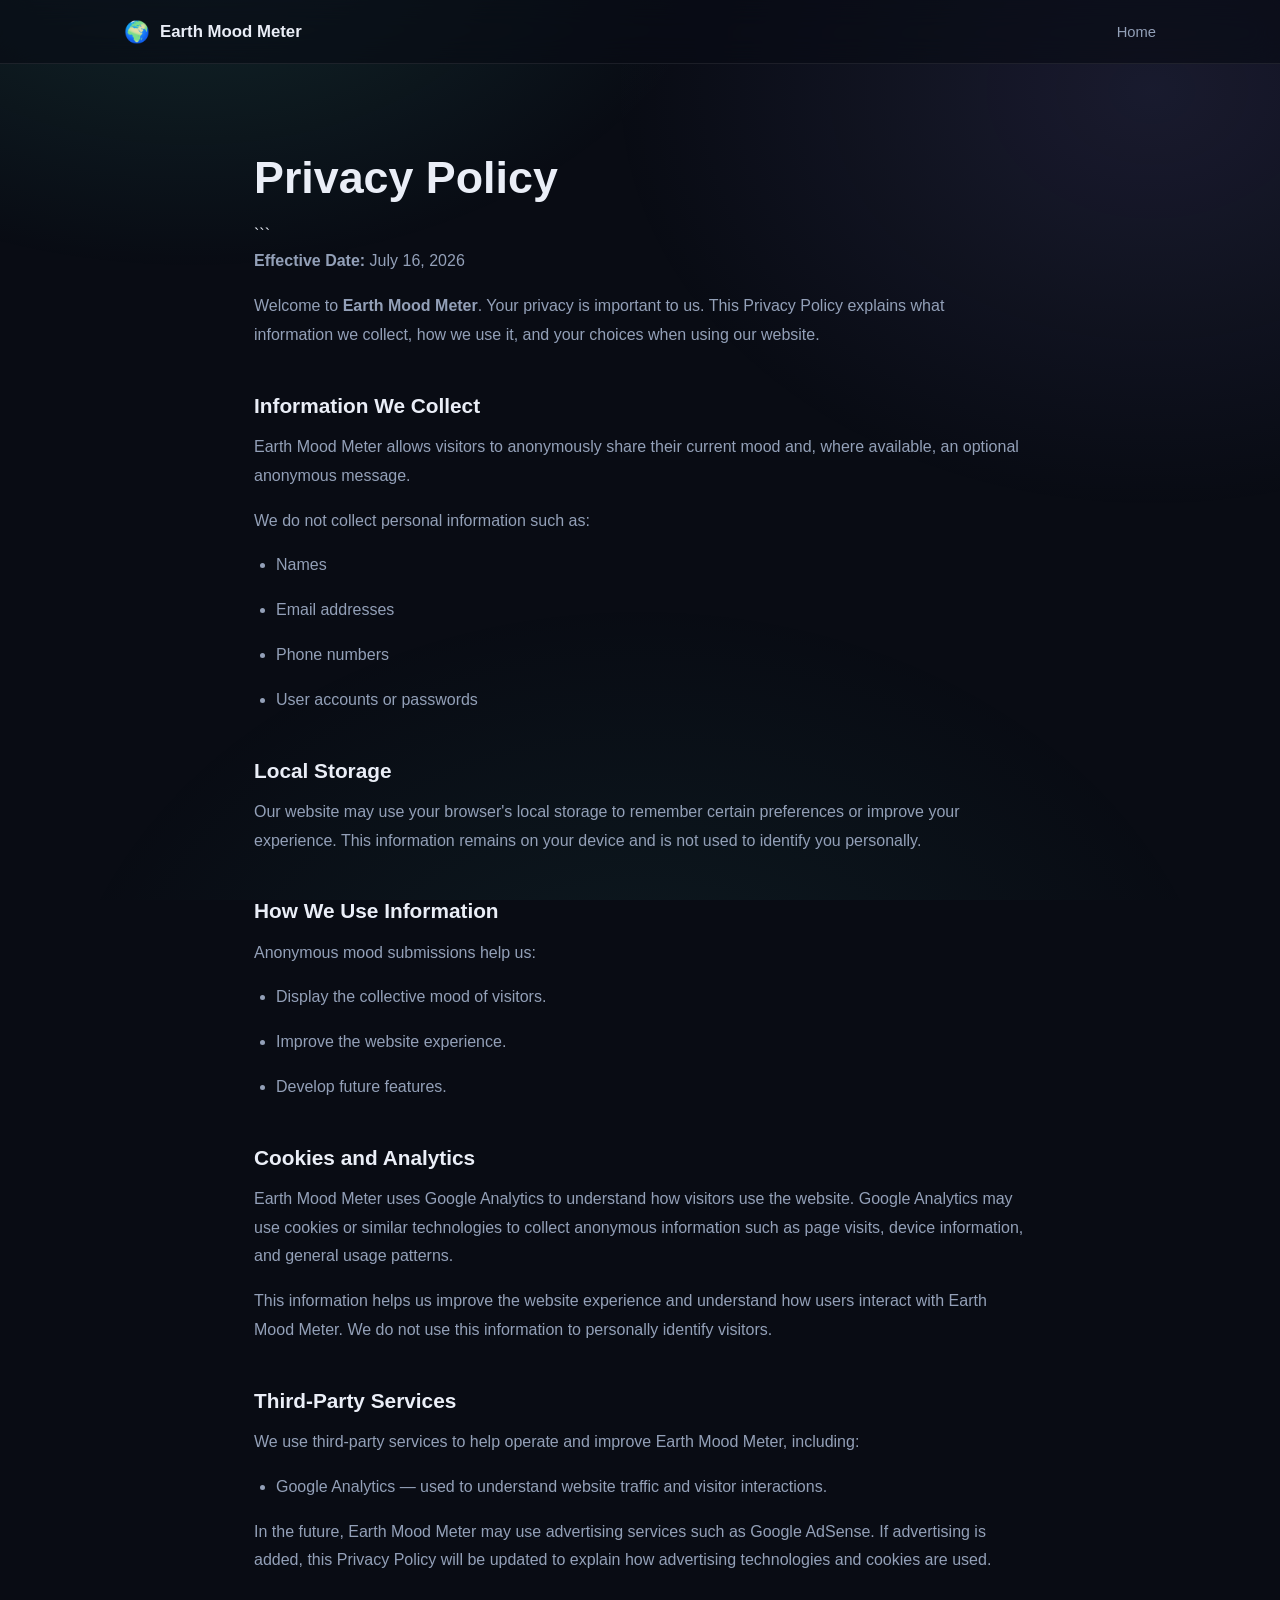
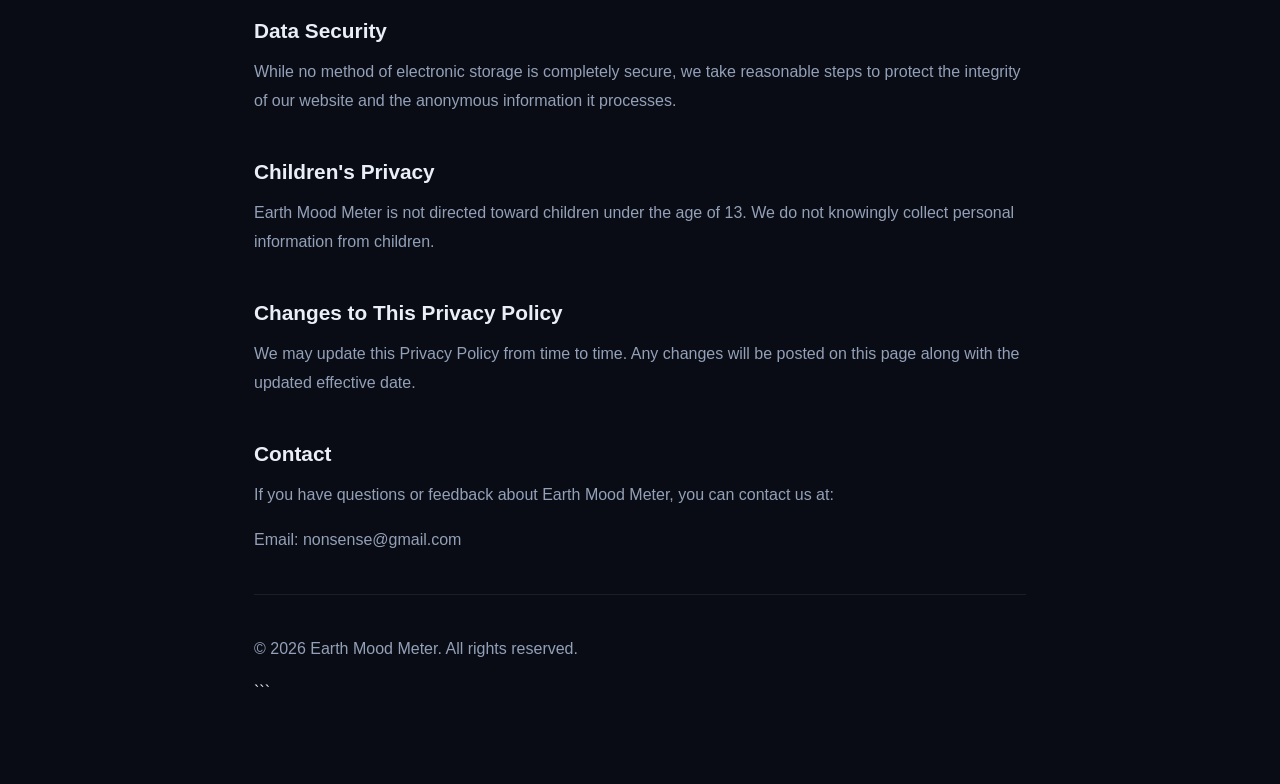
<file: privacy.html>
<!DOCTYPE html>

<html lang="en">
<head>
    <meta charset="UTF-8">
    <meta name="viewport" content="width=device-width, initial-scale=1.0">
    <title>Privacy Policy | Earth Mood Meter</title>
    <meta name="description" content="Privacy Policy for Earth Mood Meter. Learn how we collect, use, and protect your information.">
    <link rel="icon" type="image/png" href="favicon.png">
    <link rel="stylesheet" href="style.css">
</head>

<header class="site-header">
  <div class="header-inner">
    <div class="logo">
      <span class="logo-emoji">🌍</span>
      <span class="logo-text">Earth Mood Meter</span>
    </div>

    <nav class="main-nav">
      <a href="index.html" class="nav-link">Home</a>
    </nav>
  </div>
</header>

<body>

<main class="policy-container">
    <h1>Privacy Policy</h1>

```
<p><strong>Effective Date:</strong> July 16, 2026</p>

<p>
    Welcome to <strong>Earth Mood Meter</strong>. Your privacy is important to us.
    This Privacy Policy explains what information we collect, how we use it,
    and your choices when using our website.
</p>

<h2>Information We Collect</h2>

<p>
    Earth Mood Meter allows visitors to anonymously share their current mood
    and, where available, an optional anonymous message.
</p>

<p>We do not collect personal information such as:</p>

<ul>
    <li>Names</li>
    <li>Email addresses</li>
    <li>Phone numbers</li>
    <li>User accounts or passwords</li>
</ul>

<h2>Local Storage</h2>

<p>
    Our website may use your browser's local storage to remember certain
    preferences or improve your experience. This information remains on your
    device and is not used to identify you personally.
</p>

<h2>How We Use Information</h2>

<p>Anonymous mood submissions help us:</p>

<ul>
    <li>Display the collective mood of visitors.</li>
    <li>Improve the website experience.</li>
    <li>Develop future features.</li>
</ul>

<h2>Cookies and Analytics</h2>

<p>
    Earth Mood Meter uses Google Analytics to understand how visitors use the
    website. Google Analytics may use cookies or similar technologies to
    collect anonymous information such as page visits, device information,
    and general usage patterns.
</p>

<p>
    This information helps us improve the website experience and understand
    how users interact with Earth Mood Meter. We do not use this information
    to personally identify visitors.
</p>

<h2>Third-Party Services</h2>

<p>
    We use third-party services to help operate and improve Earth Mood Meter,
    including:
</p>

<ul>
    <li>
        Google Analytics — used to understand website traffic and visitor
        interactions.
    </li>
</ul>

<p>
    In the future, Earth Mood Meter may use advertising services such as
    Google AdSense. If advertising is added, this Privacy Policy will be
    updated to explain how advertising technologies and cookies are used.
</p>

<h2>Data Security</h2>

<p>
    While no method of electronic storage is completely secure, we take
    reasonable steps to protect the integrity of our website and the
    anonymous information it processes.
</p>

<h2>Children's Privacy</h2>

<p>
    Earth Mood Meter is not directed toward children under the age of 13.
    We do not knowingly collect personal information from children.
</p>

<h2>Changes to This Privacy Policy</h2>

<p>
    We may update this Privacy Policy from time to time. Any changes will be
    posted on this page along with the updated effective date.
</p>

<h2>Contact</h2>

<p>
    If you have questions or feedback about Earth Mood Meter, you can contact
    us at:
</p>

<p>
    Email: <a href="mailto:nonsense@gmail.com">nonsense@gmail.com</a>
</p>

<hr>

<p>&copy; 2026 Earth Mood Meter. All rights reserved.</p>
```

</main>

</body>
</html>
</file>
<file: style.css>
/* ============================================================
   style.css — Earth Mood Meter
   ------------------------------------------------------------
   Design language: "night side of Earth" — a deep space navy
   backdrop with soft aurora-toned glows (teal + violet), like
   city lights and atmosphere seen from orbit. Each mood carries
   its own accent color, so the page itself feels emotionally
   alive rather than uniformly neon.
   ============================================================ */

/* ---------- Design tokens ---------- */
:root {
  /* Surfaces */
  --bg: #090c14;
  --bg-glow-a: #0d3b3a;
  --bg-glow-b: #221a4a;
  --surface: #121826;
  --surface-2: #1a2236;
  --border: rgba(255, 255, 255, 0.08);
  --border-strong: rgba(255, 255, 255, 0.14);

  /* Text */
  --text: #eaeef7;
  --text-dim: #93a0b8;
  --text-faint: #5b6580;

  /* Brand accents */
  --teal: #4fd8c4;
  --violet: #9088f0;

  /* Per-mood accents */
  --mood-amber: #f2a65a;
  --mood-teal: #4fd8c4;
  --mood-violet: #a495f2;
  --mood-slate: #9aa5bd;
  --mood-blue: #6fa3e0;
  --mood-coral: #e8748a;

  /* Type */
  --font-display: "Space Grotesk", "Segoe UI", sans-serif;
  --font-body: "Inter", "Segoe UI", sans-serif;
  --font-mono: "JetBrains Mono", "Courier New", monospace;

  /* Layout */
  --max-width: 1080px;
  --radius-lg: 20px;
  --radius-md: 14px;
  --radius-sm: 10px;
}

/* ---------- Reset & base ---------- */
* {
  box-sizing: border-box;
  margin: 0;
  padding: 0;
}

html {
  scroll-behavior: smooth;
}

body {
  background: var(--bg);
  color: var(--text);
  font-family: var(--font-body);
  line-height: 1.5;
  -webkit-font-smoothing: antialiased;
  overflow-x: hidden;
}

/* Ambient background glow — fixed so it stays put while scrolling */
body::before {
  content: "";
  position: fixed;
  inset: 0;
  z-index: -1;
  background:
    radial-gradient(ellipse 900px 600px at 15% -10%, rgba(79, 216, 196, 0.14), transparent 60%),
    radial-gradient(ellipse 900px 700px at 90% 10%, rgba(144, 136, 240, 0.12), transparent 60%),
    radial-gradient(ellipse 1000px 800px at 50% 120%, rgba(79, 216, 196, 0.08), transparent 60%);
}

a {
  color: inherit;
  text-decoration: none;
}

button {
  font-family: inherit;
  border: none;
  cursor: pointer;
  background: none;
  color: inherit;
}

img, svg {
  display: block;
  max-width: 100%;
}

/* Respect users who prefer reduced motion */
@media (prefers-reduced-motion: reduce) {
  *, *::before, *::after {
    animation-duration: 0.001ms !important;
    animation-iteration-count: 1 !important;
    transition-duration: 0.001ms !important;
    scroll-behavior: auto !important;
  }
}

/* Visible keyboard focus for accessibility */
:focus-visible {
  outline: 2px solid var(--teal);
  outline-offset: 3px;
  border-radius: 6px;
}

/* ---------- Shared section styling ---------- */
main {
  max-width: var(--max-width);
  margin: 0 auto;
  padding: 0 24px;
}

.section-title {
  font-family: var(--font-display);
  font-size: clamp(1.5rem, 3vw, 2rem);
  font-weight: 600;
  letter-spacing: -0.01em;
}

.section-subtitle {
  color: var(--text-dim);
  font-size: 1rem;
  margin-top: 8px;
  max-width: 560px;
}

/* ============================================================
   HEADER
   ============================================================ */
.site-header {
  position: sticky;
  top: 0;
  z-index: 50;
  backdrop-filter: blur(14px);
  -webkit-backdrop-filter: blur(14px);
  background: rgba(9, 12, 20, 0.65);
  border-bottom: 1px solid var(--border);
}

.header-inner {
  max-width: var(--max-width);
  margin: 0 auto;
  padding: 16px 24px;
  display: flex;
  align-items: center;
  justify-content: space-between;
}

.logo {
  display: flex;
  align-items: center;
  gap: 10px;
  font-family: var(--font-display);
  font-weight: 600;
  font-size: 1.05rem;
}

.logo-emoji {
  font-size: 1.3rem;
}

.main-nav {
  display: flex;
  gap: 24px;
}

.nav-link {
  font-size: 0.92rem;
  color: var(--text-dim);
  transition: color 0.2s ease;
}

.nav-link:hover {
  color: var(--text);
}

/* ============================================================
   HERO / VOTING
   ============================================================ */
.hero {
  padding: 72px 0 48px;
  text-align: center;
  display: flex;
  flex-direction: column;
  align-items: center;
}

/* The glowing, breathing orb behind the Earth emoji — this is
   the page's signature element: a slow "pulse" that echoes the
   idea of a living planet with a heartbeat. */
.earth-orb {
  position: relative;
  width: 120px;
  height: 120px;
  display: flex;
  align-items: center;
  justify-content: center;
  margin-bottom: 28px;
}

.earth-orb::before {
  content: "";
  position: absolute;
  inset: -20px;
  border-radius: 50%;
  background: radial-gradient(circle, rgba(79, 216, 196, 0.35), rgba(144, 136, 240, 0.18) 60%, transparent 75%);
  filter: blur(6px);
  animation: breathe 4.5s ease-in-out infinite;
}

.earth-emoji {
  font-size: 4.2rem;
  position: relative;
  z-index: 1;
  filter: drop-shadow(0 0 24px rgba(79, 216, 196, 0.35));
}

@keyframes breathe {
  0%, 100% { transform: scale(1); opacity: 0.85; }
  50% { transform: scale(1.15); opacity: 1; }
}

.hero-title {
  font-family: var(--font-display);
  font-size: clamp(1.8rem, 4.5vw, 2.75rem);
  font-weight: 700;
  letter-spacing: -0.02em;
  max-width: 640px;
}

.hero-subtitle {
  color: var(--text-dim);
  margin-top: 12px;
  font-size: 1.05rem;
  max-width: 480px;
}

/* Mood button grid */
.mood-grid {
  display: grid;
  grid-template-columns: repeat(6, minmax(0, 1fr));
  gap: 14px;
  margin-top: 40px;
  width: 100%;
  max-width: 720px;
}

.mood-btn {
  --glow: var(--mood-teal);
  display: flex;
  flex-direction: column;
  align-items: center;
  gap: 10px;
  padding: 20px 8px;
  background: var(--surface);
  border: 1px solid var(--border);
  border-radius: var(--radius-md);
  transition: transform 0.18s ease, border-color 0.2s ease, box-shadow 0.2s ease, background 0.2s ease;
}

.mood-btn[data-glow="amber"] { --glow: var(--mood-amber); }
.mood-btn[data-glow="teal"] { --glow: var(--mood-teal); }
.mood-btn[data-glow="violet"] { --glow: var(--mood-violet); }
.mood-btn[data-glow="slate"] { --glow: var(--mood-slate); }
.mood-btn[data-glow="blue"] { --glow: var(--mood-blue); }
.mood-btn[data-glow="coral"] { --glow: var(--mood-coral); }

.mood-btn:hover:not(:disabled) {
  transform: translateY(-4px);
  border-color: var(--glow);
  box-shadow: 0 8px 28px -8px var(--glow);
  background: var(--surface-2);
}

.mood-btn:active:not(:disabled) {
  transform: translateY(-1px) scale(0.97);
}

.mood-btn.selected {
  border-color: var(--glow);
  background: var(--surface-2);
  box-shadow: 0 0 0 1px var(--glow), 0 8px 28px -8px var(--glow);
}

.mood-btn:disabled {
  cursor: not-allowed;
  opacity: 0.45;
}

.mood-emoji {
  font-size: 1.8rem;
}

.mood-label {
  font-size: 0.82rem;
  color: var(--text-dim);
  font-weight: 500;
}

.vote-confirmation {
  margin-top: 24px;
  min-height: 1.2em;
  font-size: 0.98rem;
  color: var(--teal);
  font-weight: 500;
  opacity: 0;
  transform: translateY(4px);
  transition: opacity 0.35s ease, transform 0.35s ease;
}

.vote-confirmation.visible {
  opacity: 1;
  transform: translateY(0);
}

/* ============================================================
   AD SLOTS
   ============================================================ */
.ad-slot {
  margin: 40px 0;
  display: flex;
  justify-content: center;
}

.ad-placeholder {
  width: 100%;
  max-width: 728px;
  min-height: 90px;
  border: 1px dashed var(--border-strong);
  border-radius: var(--radius-sm);
  display: flex;
  align-items: center;
  justify-content: center;
  color: var(--text-faint);
  font-size: 0.85rem;
  letter-spacing: 0.02em;
}

/* ============================================================
   PULSE / LIVE STATISTICS
   ============================================================ */
.pulse-section {
  padding: 32px 0 56px;
}

.pulse-header {
  display: flex;
  flex-direction: column;
  align-items: center;
  text-align: center;
  margin-bottom: 36px;
}

.pulse-count {
  margin-top: 10px;
  color: var(--text-dim);
  font-size: 0.98rem;
}

.pulse-number {
  font-family: var(--font-mono);
  font-weight: 600;
  color: var(--text);
  font-size: 1.1rem;
}

.pulse-bars {
  display: flex;
  flex-direction: column;
  gap: 16px;
  max-width: 640px;
  margin: 0 auto;
}

.pulse-row {
  display: grid;
  grid-template-columns: 100px 1fr 64px;
  align-items: center;
  gap: 14px;
}

.pulse-label {
  display: flex;
  align-items: center;
  gap: 8px;
  font-size: 0.9rem;
  color: var(--text-dim);
}

.pulse-label-emoji {
  font-size: 1.1rem;
}

/* The bar track looks like an atmospheric readout: a thin,
   glassy channel with a glowing gradient fill that animates
   in on load and whenever Firestore reports new numbers. */
.pulse-track {
  position: relative;
  height: 10px;
  background: var(--surface-2);
  border-radius: 999px;
  overflow: hidden;
  border: 1px solid var(--border);
}

.pulse-fill {
  position: absolute;
  inset: 0;
  width: 0%;
  border-radius: 999px;
  background: linear-gradient(90deg, var(--fill-color, var(--teal)), color-mix(in srgb, var(--fill-color, var(--teal)) 60%, white));
  box-shadow: 0 0 12px var(--fill-color, var(--teal));
  transition: width 1.1s cubic-bezier(0.22, 1, 0.36, 1);
}

.pulse-percent {
  font-family: var(--font-mono);
  font-size: 0.85rem;
  color: var(--text-dim);
  text-align: right;
}

/* ============================================================
   COMMUNITY FEELINGS
   ============================================================ */
.community-section {
  padding: 24px 0 56px;
}

.community-header {
  text-align: center;
  margin-bottom: 32px;
}

.community-header .section-subtitle {
  margin-left: auto;
  margin-right: auto;
}

.community-grid {
  display: grid;
  grid-template-columns: 1fr 1fr;
  gap: 24px;
  align-items: start;
}

.composer-card,
.feed-card {
  background: var(--surface);
  border: 1px solid var(--border);
  border-radius: var(--radius-lg);
  padding: 20px;
}

.message-input {
  width: 100%;
  min-height: 140px;
  background: var(--surface-2);
  border: 1px solid var(--border);
  border-radius: var(--radius-sm);
  padding: 14px;
  color: var(--text);
  font-family: var(--font-body);
  font-size: 0.95rem;
  resize: vertical;
  transition: border-color 0.2s ease;
}

.message-input::placeholder {
  color: var(--text-faint);
}

.message-input:focus {
  border-color: var(--teal);
  outline: none;
}

.composer-footer {
  display: flex;
  align-items: center;
  justify-content: space-between;
  margin-top: 14px;
}

.char-count {
  font-family: var(--font-mono);
  font-size: 0.78rem;
  color: var(--text-faint);
}

.send-btn {
  background: linear-gradient(135deg, var(--teal), var(--violet));
  color: #08111a;
  font-weight: 600;
  font-size: 0.9rem;
  padding: 11px 22px;
  border-radius: 999px;
  transition: transform 0.18s ease, box-shadow 0.2s ease, opacity 0.2s ease;
}

.send-btn:hover:not(:disabled) {
  transform: translateY(-2px);
  box-shadow: 0 8px 24px -8px var(--teal);
}

.send-btn:disabled {
  opacity: 0.4;
  cursor: not-allowed;
}

.message-feed {
  display: flex;
  flex-direction: column;
  gap: 12px;
  max-height: 420px;
  overflow-y: auto;
  padding-right: 4px;
}

.message-feed::-webkit-scrollbar {
  width: 6px;
}

.message-feed::-webkit-scrollbar-thumb {
  background: var(--border-strong);
  border-radius: 999px;
}

.feed-empty {
  color: var(--text-faint);
  font-size: 0.9rem;
  text-align: center;
  padding: 24px 0;
}

.message-card {
  background: var(--surface-2);
  border: 1px solid var(--border);
  border-radius: var(--radius-md);
  padding: 14px 16px;
  animation: fadeSlideIn 0.4s ease;
}

@keyframes fadeSlideIn {
  from { opacity: 0; transform: translateY(-6px); }
  to { opacity: 1; transform: translateY(0); }
}

.message-meta {
  display: flex;
  align-items: baseline;
  gap: 8px;
  margin-bottom: 6px;
}

.message-anon {
  font-size: 0.82rem;
  font-weight: 600;
  color: var(--violet);
}

.message-time {
  font-family: var(--font-mono);
  font-size: 0.74rem;
  color: var(--text-faint);
}

.message-text {
  font-size: 0.93rem;
  color: var(--text);
  line-height: 1.5;
  word-wrap: break-word;
}

/* ============================================================
   FOOTER
   ============================================================ */
.site-footer {
  border-top: 1px solid var(--border);
  padding: 40px 24px 48px;
  text-align: center;
}

.footer-line {
  font-size: 0.88rem;
  color: var(--text-dim);
  margin-bottom: 4px;
}

.footer-dim {
  color: var(--text-faint);
}

.footer-copyright {
  margin-top: 16px;
  font-family: var(--font-mono);
  font-size: 0.76rem;
  color: var(--text-faint);
}

/* ============================================================
   RESPONSIVE
   ============================================================ */
@media (max-width: 860px) {
  .community-grid {
    grid-template-columns: 1fr;
  }
}

@media (max-width: 640px) {
  .mood-grid {
    grid-template-columns: repeat(3, minmax(0, 1fr));
  }

  .pulse-row {
    grid-template-columns: 84px 1fr 48px;
    gap: 10px;
  }

  .header-inner {
    padding: 14px 20px;
  }

  .hero {
    padding: 48px 0 36px;
  }
}

@media (max-width: 420px) {
  .mood-label {
    font-size: 0.74rem;
  }
}

/* ============================================================
   PRIVACY POLICY
   ============================================================ */

.policy-container {
  max-width: 820px;
  margin: 0 auto;
  padding: 80px 24px;
}


.policy-container h1 {
  font-family: var(--font-display);
  font-size: clamp(2rem, 4vw, 2.8rem);
  margin-bottom: 12px;
}

.policy-container h2 {
  margin-top: 40px;
  margin-bottom: 12px;
  font-family: var(--font-display);
  font-size: 1.3rem;
}

.policy-container p,
.policy-container li {
  color: var(--text-dim);
  line-height: 1.8;
  margin-bottom: 16px;
}

.policy-container ul {
  padding-left: 22px;
}

.policy-container hr {
  border: none;
  border-top: 1px solid var(--border);
  margin: 40px 0;
}
</file>
